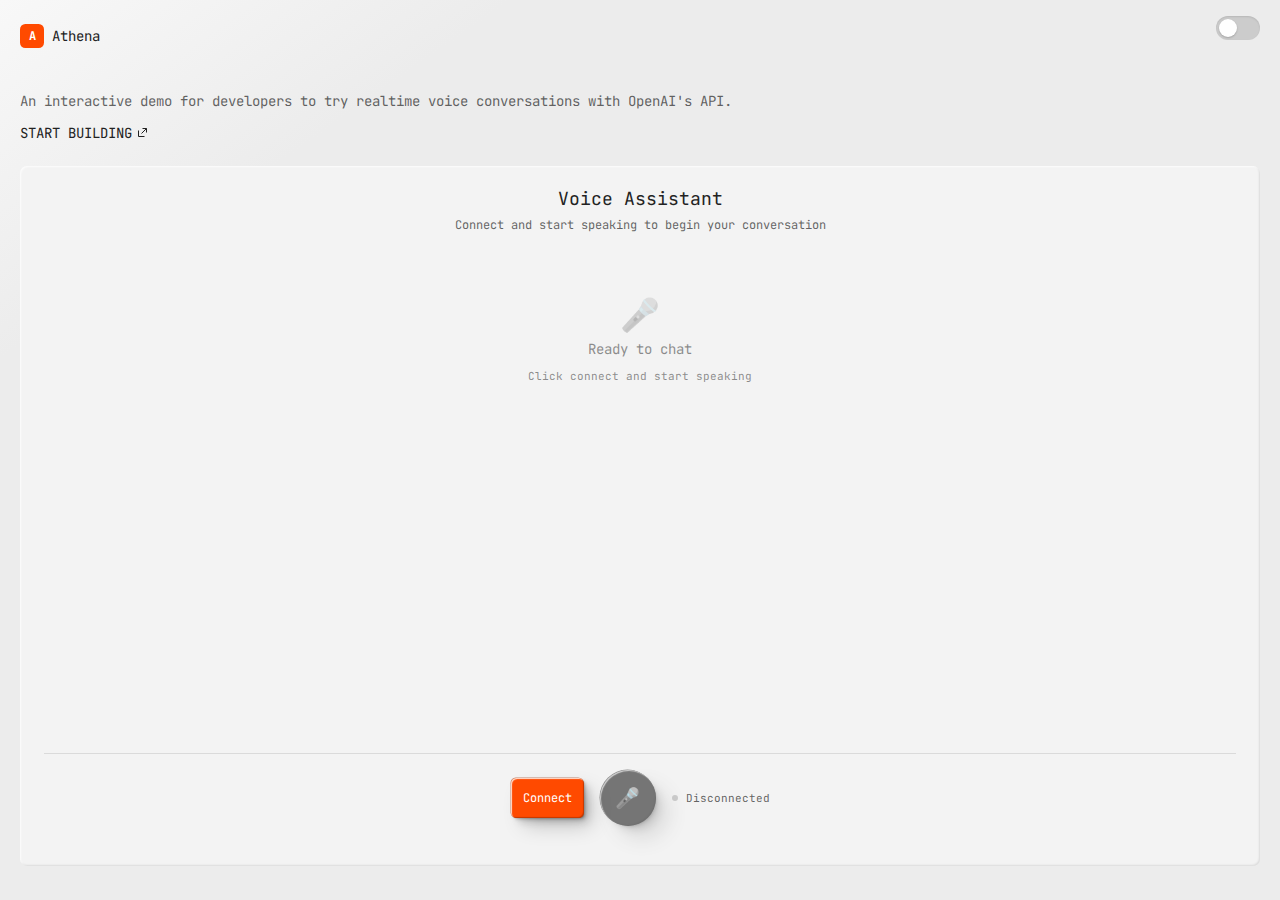
<file: app/static/index.html>
<!DOCTYPE html>
<html lang="en">
<head>
    <meta charset="UTF-8">
    <meta name="viewport" content="width=device-width, initial-scale=1.0">
    <title>Athena</title>
    <link rel="preconnect" href="https://fonts.googleapis.com">
    <link rel="preconnect" href="https://fonts.gstatic.com" crossorigin>
    <link href="https://fonts.googleapis.com/css2?family=JetBrains+Mono:wght@400&display=swap" rel="stylesheet">
    <style>
        :root {
            --background: #ececec;
            --foreground: #222;
            --primary: #ff4a00;
            --screen: #f3f3f3;
            --page-max-width: 1300px;
            --black-10: rgba(0, 0, 0, 0.1);
            --black-50: rgba(0, 0, 0, 0.5);
            
            --radius-xs: 0.125rem;
            --radius-sm: 0.25rem;
            --radius-md: 0.375rem;
            --radius-lg: 0.5rem;
            --radius-xl: 0.75rem;
            --radius-2xl: 1rem;
            --radius-3xl: 1.5rem;
            --radius-4xl: 2rem;
            
            --shadow-textarea: rgba(0, 0, 0, 0.15) 0px 1px 2px 0px inset,
                rgba(0, 0, 0, 0.08) 1px -2px 2px 0px inset;
        }

        * {
            margin: 0;
            padding: 0;
            box-sizing: border-box;
        }

        html {
            font-size: 14px;
            line-height: 130%;
        }

        body {
            font-family: 'JetBrains Mono', monospace;
            background-color: var(--background);
            color: var(--foreground);
            min-height: 100vh;
            display: flex;
            flex-direction: column;
            background-image: linear-gradient(to bottom right, #f8f8f8, var(--background) 20%);
            background-repeat: no-repeat;
        }

        svg {
            display: block;
            flex-shrink: 0;
        }

        /* Header */
        .header {
            padding: 24px 20px;
            width: 100%;
            max-width: var(--page-max-width);
            margin: 0 auto;
        }

        .header-grid {
            display: grid;
            grid-template-columns: repeat(12, 1fr);
            gap: 12px;
        }

        .logo-section {
            grid-column: span 2;
            order: 1;
            margin-bottom: 32px;
        }

        .logo {
            display: flex;
            align-items: center;
            gap: 8px;
            font-weight: 400;
            color: var(--foreground);
        }

        .logo-icon {
            width: 24px;
            height: 24px;
            background: var(--primary);
            border-radius: var(--radius-md);
            display: flex;
            align-items: center;
            justify-content: center;
            color: white;
            font-size: 12px;
            font-weight: bold;
        }

        .description-section {
            grid-column: span 12;
            order: 3;
        }

        .controls-section {
            grid-column: span 10;
            display: flex;
            justify-content: flex-end;
            align-items: flex-start;
            order: 2;
        }

        .description {
            color: rgba(34, 34, 34, 0.7);
            margin-bottom: 12px;
            line-height: 1.4;
        }

        .link {
            text-transform: uppercase;
            color: var(--foreground);
            text-decoration: none;
            transition: color 0.2s;
            display: inline-flex;
            align-items: center;
            gap: 4px;
        }

        .link:hover {
            color: rgba(34, 34, 34, 0.7);
        }

        /* Debug Toggle Switch */
        .debug-switch {
            position: relative;
            display: inline-block;
            width: 44px;
            height: 24px;
            margin-top: -8px;
        }

        .debug-switch input {
            opacity: 0;
            width: 0;
            height: 0;
        }

        .debug-slider {
            position: absolute;
            cursor: pointer;
            top: 0;
            left: 0;
            right: 0;
            bottom: 0;
            background-color: #ccc;
            border-radius: 24px;
            transition: 0.3s;
            box-shadow: inset 0 1px 2px rgba(0,0,0,0.1);
        }

        .debug-slider:before {
            position: absolute;
            content: "";
            height: 18px;
            width: 18px;
            left: 3px;
            bottom: 3px;
            background-color: white;
            border-radius: 50%;
            transition: 0.3s;
            box-shadow: 0 1px 2px rgba(0,0,0,0.2);
        }

        input:checked + .debug-slider {
            background-color: var(--primary);
        }

        input:checked + .debug-slider:before {
            transform: translateX(20px);
        }

        /* Main Layout */
        .main-container {
            flex: 1;
            display: flex;
            width: 100%;
            max-width: var(--page-max-width);
            margin: 0 auto;
            padding: 0 20px;
            gap: 24px;
        }

        /* Chat Interface */
        .chat-section {
            flex: 1;
            display: flex;
            flex-direction: column;
            background: var(--screen);
            border-radius: var(--radius-lg);
            padding: 24px;
            min-height: 500px;
            max-height: calc(100vh - 200px);
            box-shadow: inset 1px 1px 2px rgba(255,255,255,0.8), 
                        inset -1px -1px 2px rgba(0,0,0,0.1);
        }

        .chat-header {
            text-align: center;
            margin-bottom: 24px;
        }

        .chat-title {
            font-size: 18px;
            font-weight: 400;
            margin-bottom: 8px;
            color: var(--foreground);
        }

        .chat-subtitle {
            color: rgba(34, 34, 34, 0.7);
            font-size: 12px;
        }

        /* Messages */
        .messages-container {
            flex: 1;
            overflow-y: auto;
            margin-bottom: 24px;
            min-height: 300px;
            max-height: calc(100vh - 400px);
            padding: 0 4px;
        }

        /* Custom scrollbar for messages */
        .messages-container::-webkit-scrollbar {
            width: 6px;
        }

        .messages-container::-webkit-scrollbar-track {
            background: rgba(0,0,0,0.1);
            border-radius: 3px;
        }

        .messages-container::-webkit-scrollbar-thumb {
            background: rgba(0,0,0,0.3);
            border-radius: 3px;
        }

        .messages-container::-webkit-scrollbar-thumb:hover {
            background: rgba(0,0,0,0.5);
        }

        .message {
            margin-bottom: 16px;
            display: flex;
            gap: 12px;
            align-items: flex-start;
        }

        .message.user {
            flex-direction: row-reverse;
        }

        .message-avatar {
            width: 32px;
            height: 32px;
            border-radius: 50%;
            background: #ddd;
            display: flex;
            align-items: center;
            justify-content: center;
            font-size: 11px;
            font-weight: bold;
            flex-shrink: 0;
            box-shadow: inset 1px 1px 2px rgba(255,255,255,0.8), 
                        inset -1px -1px 2px rgba(0,0,0,0.1);
        }

        .message.user .message-avatar {
            background: var(--primary);
            color: white;
        }

        .message.assistant .message-avatar {
            background: #f4f4f4;
            color: var(--foreground);
        }

        .message-content {
            flex: 1;
            max-width: 70%;
        }

        .message-bubble {
            background: white;
            padding: 12px 16px;
            border-radius: var(--radius-lg);
            word-wrap: break-word;
            line-height: 1.4;
            box-shadow: inset 1px 1px 2px rgba(255,255,255,0.8), 
                        inset -1px -1px 2px rgba(0,0,0,0.05),
                        0 1px 3px rgba(0,0,0,0.1);
        }

        .message.user .message-bubble {
            background: var(--primary);
            color: white;
            border-bottom-right-radius: var(--radius-sm);
        }

        .message.assistant .message-bubble {
            border-bottom-left-radius: var(--radius-sm);
        }

        .message-time {
            font-size: 10px;
            color: rgba(34, 34, 34, 0.5);
            margin-top: 4px;
            text-align: right;
        }

        .message.assistant .message-time {
            text-align: left;
        }

        /* Controls */
        .controls-container {
            display: flex;
            justify-content: center;
            align-items: center;
            gap: 16px;
            padding: 16px 0;
            border-top: 1px solid rgba(0,0,0,0.1);
        }

        /* Button Styles (matching OpenAI FM) */
        .button {
            display: flex;
            align-items: center;
            justify-content: center;
            gap: 8px;
            border-radius: var(--radius-md);
            padding: 12px;
            background: #f4f4f4;
            border: none;
            cursor: pointer;
            user-select: none;
            font-family: inherit;
            font-size: 12px;
            transition: box-shadow 0.3s ease;
            box-shadow: rgb(255, 255, 255) 1px 1px 1px 0px inset,
                        rgba(0, 0, 0, 0.15) -1px -1px 1px 0px inset,
                        rgba(0, 0, 0, 0.26) 0.444584px 0.444584px 0.628737px -1px,
                        rgba(0, 0, 0, 0.247) 1.21072px 1.21072px 1.71222px -1.5px,
                        rgba(0, 0, 0, 0.23) 2.6583px 2.6583px 3.75941px -2.25px,
                        rgba(0, 0, 0, 0.192) 5.90083px 5.90083px 8.34503px -3px,
                        rgba(0, 0, 0, 0.056) 10px 10px 21.2132px -3.75px,
                        -0.5px -0.5px 0 0 rgb(0 0 0 / 5%);
        }

        .button:active {
            box-shadow: inset 0.5px 0.5px 1px #fff, 
                        inset -0.5px -0.5px 1px #00000026,
                        0.222px 0.222px 0.314px -0.5px #0003,
                        0.605px 0.605px 0.856px -1px #0000002e,
                        1.329px 1.329px 1.88px -1.5px #00000040,
                        2.95px 2.95px 4.172px -2px #0000001a,
                        2.5px 2.5px 3px -2.5px #00000026,
                        -0.5px -0.5px 0 0 rgb(0 0 0 / 10%);
        }

        .button.primary {
            color: #fff;
            background: var(--primary);
            box-shadow: inset 1px 1px 1px #ffffffd4, 
                        inset -1px -1px 1px #0000003b,
                        0.444584px 0.444584px 0.628737px -1px #00000042,
                        1.21072px 1.21072px 1.71222px -1.5px #0000003f,
                        2.6583px 2.6583px 3.75941px -2.25px #0000003b,
                        5.90083px 5.90083px 8.34503px -3px #00000031,
                        10px 10px 21.2132px -3.75px #0000003b,
                        -0.5px -0.5px #952b0087;
        }

        .button.primary:active {
            box-shadow: inset 0.5px 0.5px 1px #fff, 
                        inset -0.5px -0.5px 1px #0000005b,
                        0.222px 0.222px 0.314px -1px #0003,
                        0.605px 0.605px 0.856px -1px #0000002e,
                        1.329px 1.329px 1.88px -1.5px #00000040,
                        2.95px 2.95px 4.172px -2px #0000001a,
                        2.5px 2.5px 3px -2.5px #00000026,
                        -0.5px -0.5px #00000022;
        }

        .button.secondary {
            color: #fff;
            background: #222;
            box-shadow: inset 1px 1px 1px #ffffffb3, 
                        inset -1px -1px 1px #0000003b,
                        0.444584px 0.444584px 0.628737px -0.75px #00000042,
                        1.21072px 1.21072px 1.71222px -1.5px #0000003f,
                        2.6583px 2.6583px 3.75941px -2.25px #0000003b,
                        5.90083px 5.90083px 8.34503px -3px #00000031,
                        14px 14px 21.2132px -3.75px #00000033,
                        -0.5px -0.5px #000000af;
        }

        .button:disabled {
            cursor: not-allowed;
            opacity: 0.6;
        }

        .mic-button {
            width: 56px;
            height: 56px;
            border-radius: 50%;
            font-size: 20px;
        }

        .mic-button.listening {
            animation: pulse 2s infinite;
        }

        @keyframes pulse {
            0% { 
                transform: scale(1);
                box-shadow: 0 0 0 0 rgba(255, 74, 0, 0.4);
            }
            70% { 
                transform: scale(1.05);
                box-shadow: 0 0 0 10px rgba(255, 74, 0, 0);
            }
            100% { 
                transform: scale(1);
                box-shadow: 0 0 0 0 rgba(255, 74, 0, 0);
            }
        }

        /* Status */
        .status {
            display: flex;
            align-items: center;
            gap: 8px;
            font-size: 11px;
            color: rgba(34, 34, 34, 0.7);
        }

        .status-indicator {
            width: 6px;
            height: 6px;
            border-radius: 50%;
            background: #ccc;
        }

        .status.connected .status-indicator {
            background: var(--primary);
        }

        /* Debug Panel */
        .debug-panel {
            width: 400px;
            background: var(--screen);
            border-radius: var(--radius-lg);
            padding: 16px;
            display: none;
            flex-direction: column;
            box-shadow: inset 1px 1px 2px rgba(255,255,255,0.8), 
                        inset -1px -1px 2px rgba(0,0,0,0.1);
        }

        .debug-panel.active {
            display: flex;
        }

        .debug-header {
            font-size: 12px;
            font-weight: 400;
            margin-bottom: 16px;
            color: rgba(34, 34, 34, 0.7);
            text-transform: uppercase;
            letter-spacing: 0.5px;
        }

        .debug-content {
            flex: 1;
            overflow-y: auto;
            max-height: 500px;
        }

        .debug-section {
            margin-bottom: 16px;
        }

        .debug-section-title {
            font-size: 10px;
            font-weight: 400;
            color: rgba(34, 34, 34, 0.5);
            text-transform: uppercase;
            letter-spacing: 0.5px;
            margin-bottom: 8px;
        }

        .event {
            background: white;
            border-radius: var(--radius-sm);
            margin-bottom: 8px;
            overflow: hidden;
            box-shadow: inset 1px 1px 1px rgba(255,255,255,0.8), 
                        inset -1px -1px 1px rgba(0,0,0,0.05),
                        0 1px 2px rgba(0,0,0,0.1);
        }

        .event-header {
            padding: 8px 12px;
            cursor: pointer;
            display: flex;
            justify-content: space-between;
            align-items: center;
            font-size: 10px;
            background: #f9f9f9;
            transition: background-color 0.2s;
        }

        .event-header:hover {
            background: #f0f0f0;
        }

        .event-type {
            font-weight: 400;
            color: var(--primary);
        }

        .event-toggle {
            color: rgba(34, 34, 34, 0.5);
            font-size: 8px;
        }

        .event-content {
            padding: 12px;
            background: white;
            border-top: 1px solid rgba(0,0,0,0.05);
            font-size: 9px;
            color: rgba(34, 34, 34, 0.7);
            white-space: pre-wrap;
            max-height: 150px;
            overflow-y: auto;
            display: none;
        }

        .event-content.expanded {
            display: block;
        }

        /* Tool Events */
        .event.tool .event-header {
            background: #fef3e2;
            border-left: 2px solid #f59e0b;
        }

        .event.handoff .event-header {
            background: #f3e8ff;
            border-left: 2px solid #8b5cf6;
        }

        /* Empty State */
        .empty-state {
            text-align: center;
            padding: 48px 16px;
            color: rgba(34, 34, 34, 0.5);
        }

        .empty-state-icon {
            font-size: 32px;
            margin-bottom: 16px;
            opacity: 0.5;
        }

        .empty-state-text {
            font-size: 14px;
            margin-bottom: 8px;
        }

        .empty-state-subtext {
            font-size: 11px;
        }

        /* Responsive */
        @media (max-width: 768px) {
            .header-grid {
                grid-template-columns: 1fr;
            }
            
            .logo-section,
            .description-section,
            .controls-section {
                grid-column: span 1;
                order: initial;
            }
            
            .main-container {
                flex-direction: column;
                padding: 0 16px;
            }
            
            .debug-panel {
                width: 100%;
                order: -1;
            }
            
            .chat-section {
                min-height: 400px;
            }
        }
    </style>
</head>
<body>
    <div class="header">
        <div class="header-grid">
            <div class="logo-section">
                <div class="logo">
                    <div class="logo-icon">A</div>
                    <span>Athena</span>
                </div>
            </div>
            <div class="description-section">
                <div class="description">
                    An interactive demo for developers to try realtime voice conversations with OpenAI's API.
                </div>
                <a class="link" href="https://platform.openai.com/docs/guides/realtime" target="_blank">
                    <span>Start building</span>
                    <svg width="13" height="13" viewBox="0 0 13 13" fill="currentColor">
                        <path d="M10.5 6.5L10.5 2.5L6.5 2.5M10.5 2.5L5.5 7.5M2.5 4.5L2.5 10.5L8.5 10.5" stroke="currentColor" stroke-width="1" fill="none"/>
                    </svg>
                </a>
            </div>
            <div class="controls-section">
                <label class="debug-switch">
                    <input type="checkbox" id="debugToggle">
                    <span class="debug-slider"></span>
                </label>
            </div>
        </div>
    </div>
    
    <div class="main-container">
        <div class="chat-section">
            <div class="chat-header">
                <h1 class="chat-title">Voice Assistant</h1>
                <p class="chat-subtitle">Connect and start speaking to begin your conversation</p>
            </div>
            
            <div id="messagesContainer" class="messages-container">
                <div class="empty-state">
                    <div class="empty-state-icon">🎤</div>
                    <div class="empty-state-text">Ready to chat</div>
                    <div class="empty-state-subtext">Click connect and start speaking</div>
                </div>
            </div>
            
            <div class="controls-container">
                <button id="connectBtn" class="button primary">Connect</button>
                <button id="micBtn" class="button mic-button secondary" disabled>🎤</button>
                <div id="statusText" class="status">
                    <div class="status-indicator"></div>
                    <span>Disconnected</span>
                </div>
            </div>
        </div>
        
        <div id="debugPanel" class="debug-panel">
            <div class="debug-header">Debug Information</div>
            <div class="debug-content">
                <div class="debug-section">
                    <div class="debug-section-title">Event Stream</div>
                    <div id="eventsContent">
                        <!-- Events will appear here -->
                    </div>
                </div>
                <div class="debug-section">
                    <div class="debug-section-title">Tools & Handoffs</div>
                    <div id="toolsContent">
                        <!-- Tools and handoffs will appear here -->
                    </div>
                </div>
            </div>
        </div>
    </div>

    <script src="app.js"></script>
</body>
</html>
</file>
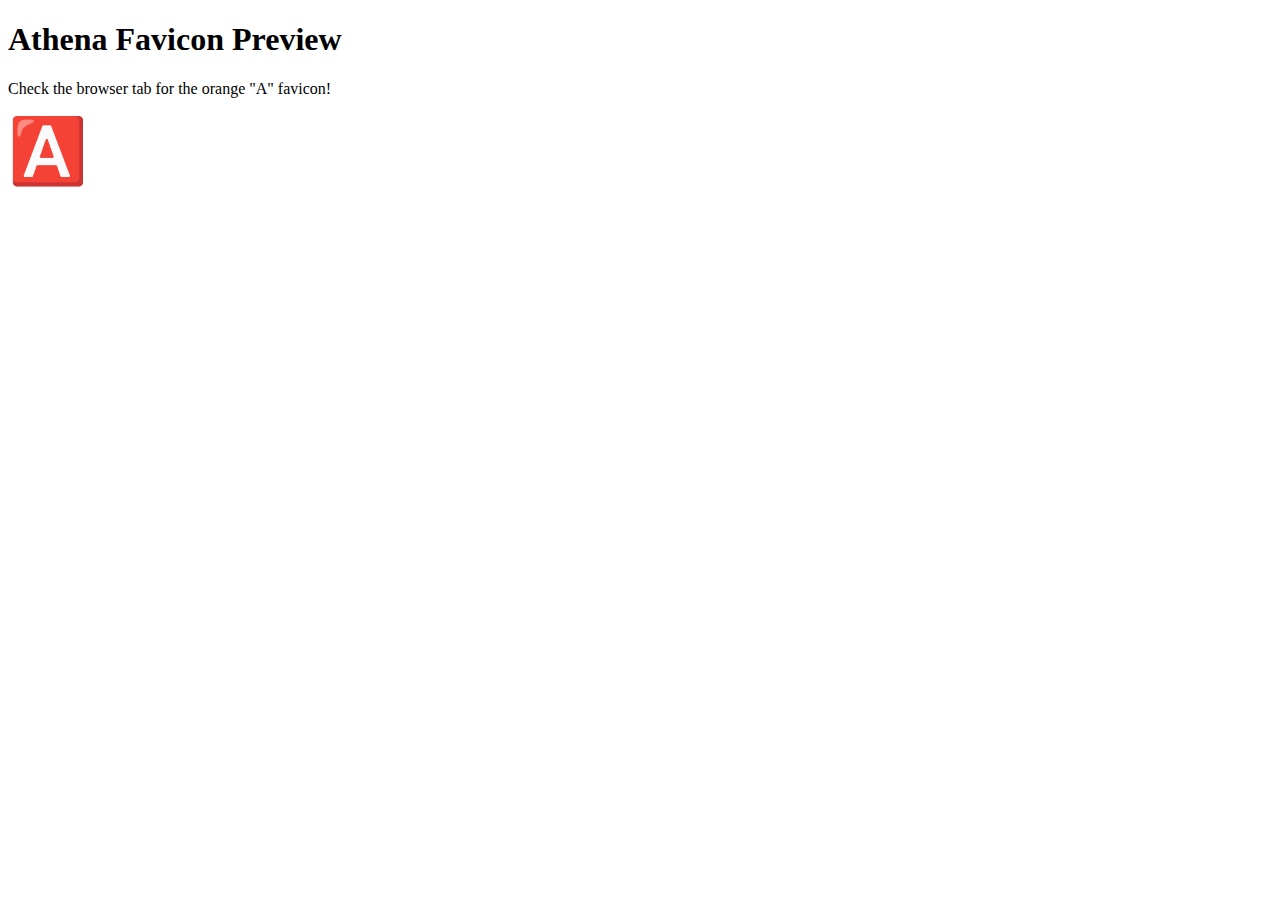
<file: app/favicon-preview.html>
<!DOCTYPE html>
<html>
<head>
    <title>Favicon Preview</title>
    <link rel="icon" type="image/svg+xml" href="data:image/svg+xml,<?xml version='1.0' encoding='UTF-8'?>
<svg width='32' height='32' viewBox='0 0 32 32' xmlns='http://www.w3.org/2000/svg'>
    <!-- Orange background circle -->
    <circle cx='16' cy='16' r='16' fill='#2a6ed1'/>
    
    <!-- Letter A in white -->
    <text x='16' y='22' 
          text-anchor='middle' 
          font-family='Arial, sans-serif' 
          font-size='20' 
          font-weight='bold' 
          fill='white'>A</text>
    
    <!-- Optional: subtle shadow effect -->
    <circle cx='16' cy='16' r='16' fill='none' stroke='rgba(0,0,0,0.1)' stroke-width='1'/>
</svg>">
</head>
<body>
    <h1>Athena Favicon Preview</h1>
    <p>Check the browser tab for the orange "A" favicon!</p>
    <div style="font-size: 64px; color: #2a6ed1;">🅰️</div>
</body>
</html>
</file>
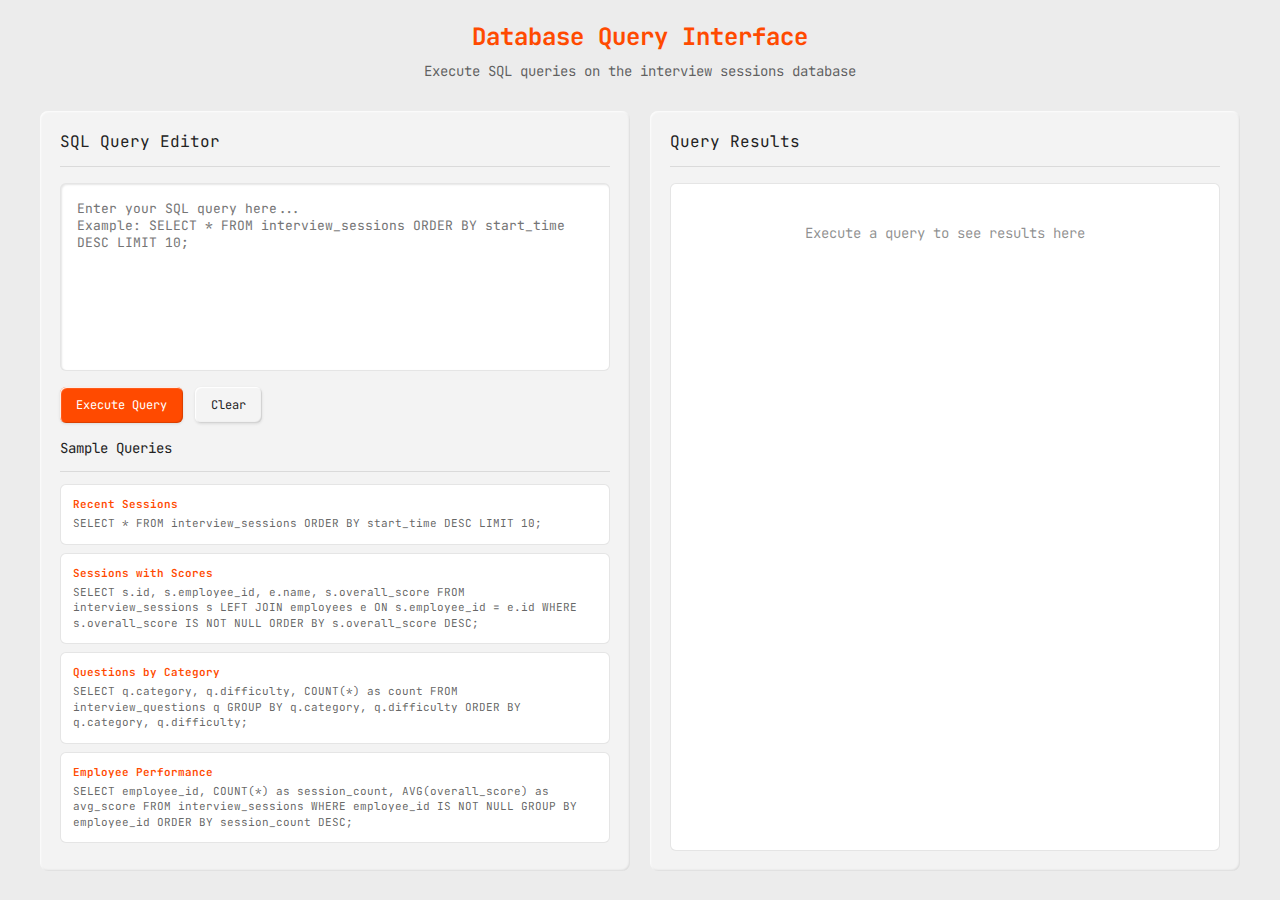
<file: app/static/database.html>
<!DOCTYPE html>
<html lang="en">
<head>
    <meta charset="UTF-8">
    <meta name="viewport" content="width=device-width, initial-scale=1.0">
    <title>Database Query Interface - Athena Realtime Interviewer</title>
    <link rel="icon" type="image/svg+xml" href="data:image/svg+xml,%3csvg width='32' height='32' viewBox='0 0 32 32' xmlns='http://www.w3.org/2000/svg'%3e%3ccircle cx='16' cy='16' r='16' fill='%23ff4a00'/%3e%3ctext x='16' y='22' text-anchor='middle' font-family='Arial, sans-serif' font-size='20' font-weight='bold' fill='white'%3eA%3c/text%3e%3c/svg%3e">
    <link rel="icon" type="image/x-icon" href="favicon.ico">
    <link rel="apple-touch-icon" sizes="180x180" href="data:image/svg+xml,%3csvg width='180' height='180' viewBox='0 0 180 180' xmlns='http://www.w3.org/2000/svg'%3e%3ccircle cx='90' cy='90' r='90' fill='%23ff4a00'/%3e%3ctext x='90' y='120' text-anchor='middle' font-family='Arial, sans-serif' font-size='100' font-weight='bold' fill='white'%3eA%3c/text%3e%3c/svg%3e">
    <link rel="preconnect" href="https://fonts.googleapis.com">
    <link rel="preconnect" href="https://fonts.gstatic.com" crossorigin>
    <link href="https://fonts.googleapis.com/css2?family=JetBrains+Mono:wght@400&display=swap" rel="stylesheet">
    <style>
        :root {
            --background: #ececec;
            --foreground: #222;
            --primary: #ff4a00;
            --screen: #f3f3f3;
            --success: #28a745;
            --error: #dc3545;
            --warning: #ffc107;
            --radius-md: 0.375rem;
            --radius-lg: 0.5rem;
        }

        * {
            margin: 0;
            padding: 0;
            box-sizing: border-box;
        }

        body {
            font-family: 'JetBrains Mono', monospace;
            background-color: var(--background);
            color: var(--foreground);
            min-height: 100vh;
            padding: 20px;
            font-size: 14px;
            line-height: 1.4;
        }

        .container {
            max-width: 1200px;
            margin: 0 auto;
        }

        .header {
            text-align: center;
            margin-bottom: 30px;
        }

        .header h1 {
            color: var(--primary);
            margin-bottom: 8px;
            font-size: 24px;
        }

        .header p {
            color: rgba(34, 34, 34, 0.7);
            font-size: 14px;
        }

        .main-content {
            display: grid;
            grid-template-columns: 1fr 1fr;
            gap: 20px;
            height: calc(100vh - 140px);
        }

        .query-panel, .results-panel {
            background: var(--screen);
            border-radius: var(--radius-lg);
            padding: 20px;
            display: flex;
            flex-direction: column;
            box-shadow: inset 1px 1px 2px rgba(255,255,255,0.8), 
                        inset -1px -1px 2px rgba(0,0,0,0.1);
        }

        .panel-header {
            font-size: 16px;
            font-weight: 400;
            margin-bottom: 16px;
            padding-bottom: 12px;
            border-bottom: 1px solid rgba(0,0,0,0.1);
        }

        .query-editor {
            flex: 1;
            font-family: inherit;
            font-size: 13px;
            padding: 16px;
            border: 1px solid rgba(0,0,0,0.1);
            border-radius: var(--radius-md);
            background: white;
            resize: none;
            outline: none;
            box-shadow: inset 1px 1px 2px rgba(0,0,0,0.1);
        }

        .query-editor:focus {
            border-color: var(--primary);
            box-shadow: inset 1px 1px 2px rgba(0,0,0,0.1), 
                        0 0 0 2px rgba(255, 74, 0, 0.1);
        }

        .query-controls {
            display: flex;
            gap: 12px;
            margin-top: 16px;
        }

        .btn {
            padding: 10px 16px;
            border: none;
            border-radius: var(--radius-md);
            font-family: inherit;
            font-size: 12px;
            cursor: pointer;
            transition: all 0.2s;
            box-shadow: rgb(255, 255, 255) 1px 1px 1px 0px inset,
                        rgba(0, 0, 0, 0.15) -1px -1px 1px 0px inset,
                        rgba(0, 0, 0, 0.1) 0px 1px 3px 0px;
        }

        .btn:active {
            box-shadow: inset 0.5px 0.5px 1px #fff, 
                        inset -0.5px -0.5px 1px #00000026;
        }

        .btn-primary {
            background: var(--primary);
            color: white;
        }

        .btn-secondary {
            background: #f4f4f4;
            color: var(--foreground);
        }

        .btn:disabled {
            opacity: 0.6;
            cursor: not-allowed;
        }

        .results-container {
            flex: 1;
            overflow: auto;
            border: 1px solid rgba(0,0,0,0.1);
            border-radius: var(--radius-md);
            background: white;
        }

        .results-table {
            width: 100%;
            border-collapse: collapse;
            font-size: 12px;
        }

        .results-table th,
        .results-table td {
            padding: 8px 12px;
            text-align: left;
            border-bottom: 1px solid rgba(0,0,0,0.05);
        }

        .results-table th {
            background: #f8f9fa;
            font-weight: 600;
            position: sticky;
            top: 0;
        }

        .results-table tr:hover {
            background: rgba(255, 74, 0, 0.05);
        }

        .status-bar {
            margin-top: 12px;
            padding: 8px 12px;
            border-radius: var(--radius-md);
            font-size: 11px;
            display: none;
        }

        .status-bar.success {
            background: rgba(40, 167, 69, 0.1);
            border: 1px solid var(--success);
            color: var(--success);
            display: block;
        }

        .status-bar.error {
            background: rgba(220, 53, 69, 0.1);
            border: 1px solid var(--error);
            color: var(--error);
            display: block;
        }

        .status-bar.info {
            background: rgba(255, 74, 0, 0.1);
            border: 1px solid var(--primary);
            color: var(--primary);
            display: block;
        }

        .sample-queries {
            margin-top: 16px;
        }

        .sample-query {
            background: white;
            border: 1px solid rgba(0,0,0,0.1);
            border-radius: var(--radius-md);
            padding: 12px;
            margin-bottom: 8px;
            cursor: pointer;
            transition: all 0.2s;
            font-size: 11px;
        }

        .sample-query:hover {
            background: rgba(255, 74, 0, 0.05);
            border-color: var(--primary);
        }

        .sample-query-title {
            font-weight: 600;
            margin-bottom: 4px;
            color: var(--primary);
        }

        .sample-query-sql {
            color: rgba(34, 34, 34, 0.7);
            font-family: inherit;
        }

        .no-results {
            text-align: center;
            padding: 40px 20px;
            color: rgba(34, 34, 34, 0.5);
        }

        .loading {
            text-align: center;
            padding: 40px 20px;
            color: var(--primary);
        }

        @media (max-width: 768px) {
            .main-content {
                grid-template-columns: 1fr;
                grid-template-rows: 1fr 1fr;
            }
        }
    </style>
</head>
<body>
    <div class="container">
        <div class="header">
            <h1>Database Query Interface</h1>
            <p>Execute SQL queries on the interview sessions database</p>
        </div>

        <div class="main-content">
            <!-- Query Panel -->
            <div class="query-panel">
                <div class="panel-header">SQL Query Editor</div>
                
                <textarea 
                    id="queryEditor" 
                    class="query-editor" 
                    placeholder="Enter your SQL query here...
Example: SELECT * FROM interview_sessions ORDER BY start_time DESC LIMIT 10;"
                ></textarea>

                <div class="query-controls">
                    <button id="executeBtn" class="btn btn-primary">Execute Query</button>
                    <button id="clearBtn" class="btn btn-secondary">Clear</button>
                </div>

                <div id="statusBar" class="status-bar"></div>

                <div class="sample-queries">
                    <div class="panel-header" style="font-size: 14px; margin-bottom: 12px;">Sample Queries</div>
                    
                    <div class="sample-query" data-query="SELECT * FROM interview_sessions ORDER BY start_time DESC LIMIT 10;">
                        <div class="sample-query-title">Recent Sessions</div>
                        <div class="sample-query-sql">SELECT * FROM interview_sessions ORDER BY start_time DESC LIMIT 10;</div>
                    </div>

                    <div class="sample-query" data-query="SELECT s.id, s.employee_id, e.name, s.overall_score FROM interview_sessions s LEFT JOIN employees e ON s.employee_id = e.id WHERE s.overall_score IS NOT NULL ORDER BY s.overall_score DESC;">
                        <div class="sample-query-title">Sessions with Scores</div>
                        <div class="sample-query-sql">SELECT s.id, s.employee_id, e.name, s.overall_score FROM interview_sessions s LEFT JOIN employees e ON s.employee_id = e.id WHERE s.overall_score IS NOT NULL ORDER BY s.overall_score DESC;</div>
                    </div>

                    <div class="sample-query" data-query="SELECT q.category, q.difficulty, COUNT(*) as count FROM interview_questions q GROUP BY q.category, q.difficulty ORDER BY q.category, q.difficulty;">
                        <div class="sample-query-title">Questions by Category</div>
                        <div class="sample-query-sql">SELECT q.category, q.difficulty, COUNT(*) as count FROM interview_questions q GROUP BY q.category, q.difficulty ORDER BY q.category, q.difficulty;</div>
                    </div>

                    <div class="sample-query" data-query="SELECT employee_id, COUNT(*) as session_count, AVG(overall_score) as avg_score FROM interview_sessions WHERE employee_id IS NOT NULL GROUP BY employee_id ORDER BY session_count DESC;">
                        <div class="sample-query-title">Employee Performance</div>
                        <div class="sample-query-sql">SELECT employee_id, COUNT(*) as session_count, AVG(overall_score) as avg_score FROM interview_sessions WHERE employee_id IS NOT NULL GROUP BY employee_id ORDER BY session_count DESC;</div>
                    </div>
                </div>
            </div>

            <!-- Results Panel -->
            <div class="results-panel">
                <div class="panel-header">Query Results</div>
                
                <div class="results-container">
                    <div id="resultsContent" class="no-results">
                        Execute a query to see results here
                    </div>
                </div>
            </div>
        </div>
    </div>

    <script>
        class DatabaseQuery {
            constructor() {
                this.queryEditor = document.getElementById('queryEditor');
                this.executeBtn = document.getElementById('executeBtn');
                this.clearBtn = document.getElementById('clearBtn');
                this.statusBar = document.getElementById('statusBar');
                this.resultsContent = document.getElementById('resultsContent');
                
                this.setupEventListeners();
            }

            setupEventListeners() {
                this.executeBtn.addEventListener('click', () => this.executeQuery());
                this.clearBtn.addEventListener('click', () => this.clearQuery());
                
                // Sample query clicks
                document.querySelectorAll('.sample-query').forEach(query => {
                    query.addEventListener('click', (e) => {
                        const sql = e.currentTarget.getAttribute('data-query');
                        this.queryEditor.value = sql;
                    });
                });

                // Ctrl+Enter to execute
                this.queryEditor.addEventListener('keydown', (e) => {
                    if (e.ctrlKey && e.key === 'Enter') {
                        this.executeQuery();
                    }
                });
            }

            async executeQuery() {
                const query = this.queryEditor.value.trim();
                
                if (!query) {
                    this.showStatus('Please enter a SQL query', 'error');
                    return;
                }

                this.executeBtn.disabled = true;
                this.executeBtn.textContent = 'Executing...';
                this.resultsContent.innerHTML = '<div class="loading">Executing query...</div>';

                try {
                    const response = await fetch('/api/query', {
                        method: 'POST',
                        headers: {
                            'Content-Type': 'application/json',
                        },
                        body: JSON.stringify({ query: query })
                    });

                    const data = await response.json();

                    if (!response.ok) {
                        throw new Error(data.error || 'Query failed');
                    }

                    this.displayResults(data.results, data.columns);
                    this.showStatus(`Query executed successfully. ${data.results.length} rows returned.`, 'success');

                } catch (error) {
                    this.showStatus(`Error: ${error.message}`, 'error');
                    this.resultsContent.innerHTML = `<div class="no-results">❌ ${error.message}</div>`;
                } finally {
                    this.executeBtn.disabled = false;
                    this.executeBtn.textContent = 'Execute Query';
                }
            }

            displayResults(results, columns) {
                if (!results || results.length === 0) {
                    this.resultsContent.innerHTML = '<div class="no-results">No results found</div>';
                    return;
                }

                let html = '<table class="results-table"><thead><tr>';
                
                // Headers
                columns.forEach(col => {
                    html += `<th>${col}</th>`;
                });
                html += '</tr></thead><tbody>';

                // Rows
                results.forEach(row => {
                    html += '<tr>';
                    row.forEach(cell => {
                        const cellValue = cell === null ? '<em>NULL</em>' : String(cell);
                        html += `<td>${cellValue}</td>`;
                    });
                    html += '</tr>';
                });

                html += '</tbody></table>';
                this.resultsContent.innerHTML = html;
            }

            showStatus(message, type) {
                this.statusBar.textContent = message;
                this.statusBar.className = `status-bar ${type}`;
                
                if (type === 'success') {
                    setTimeout(() => {
                        this.statusBar.style.display = 'none';
                    }, 3000);
                }
            }

            clearQuery() {
                this.queryEditor.value = '';
                this.resultsContent.innerHTML = '<div class="no-results">Execute a query to see results here</div>';
                this.statusBar.style.display = 'none';
            }
        }

        // Initialize when page loads
        document.addEventListener('DOMContentLoaded', () => {
            new DatabaseQuery();
        });
    </script>
</body>
</html>
</file>
